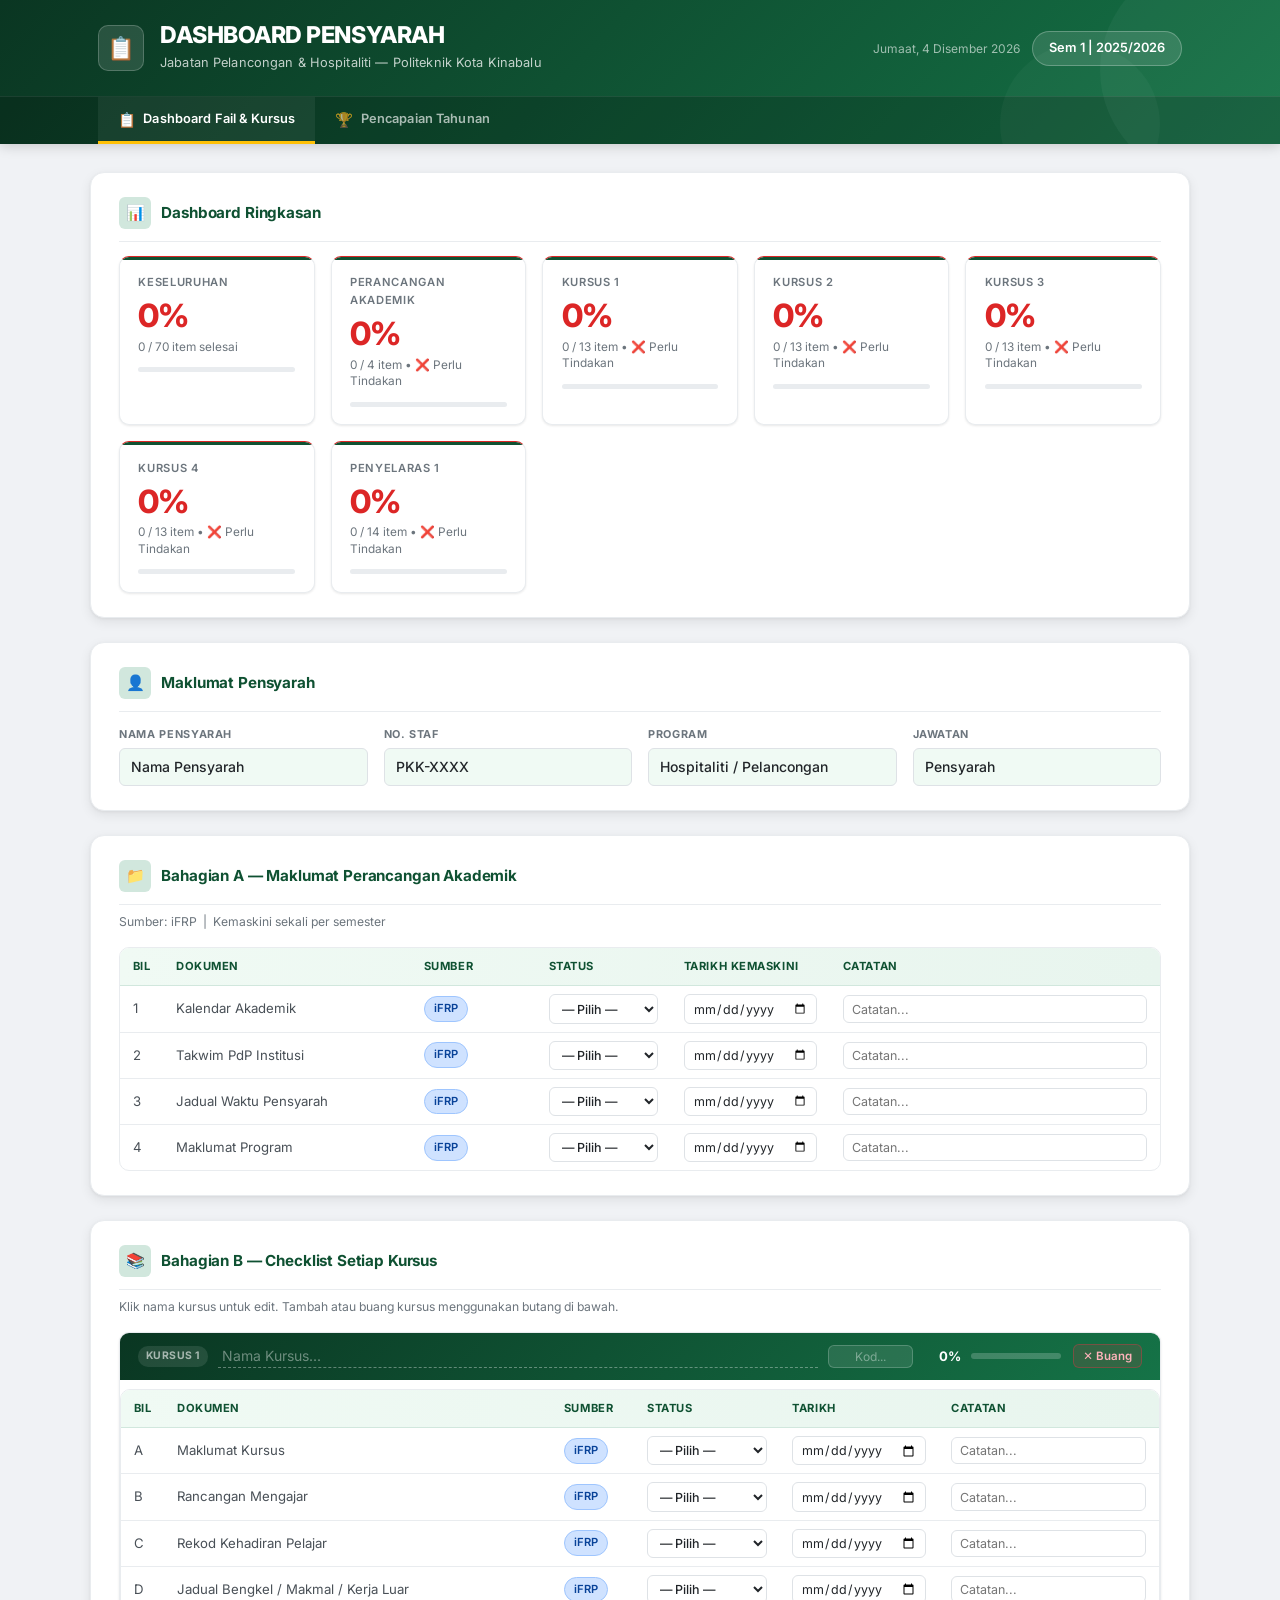
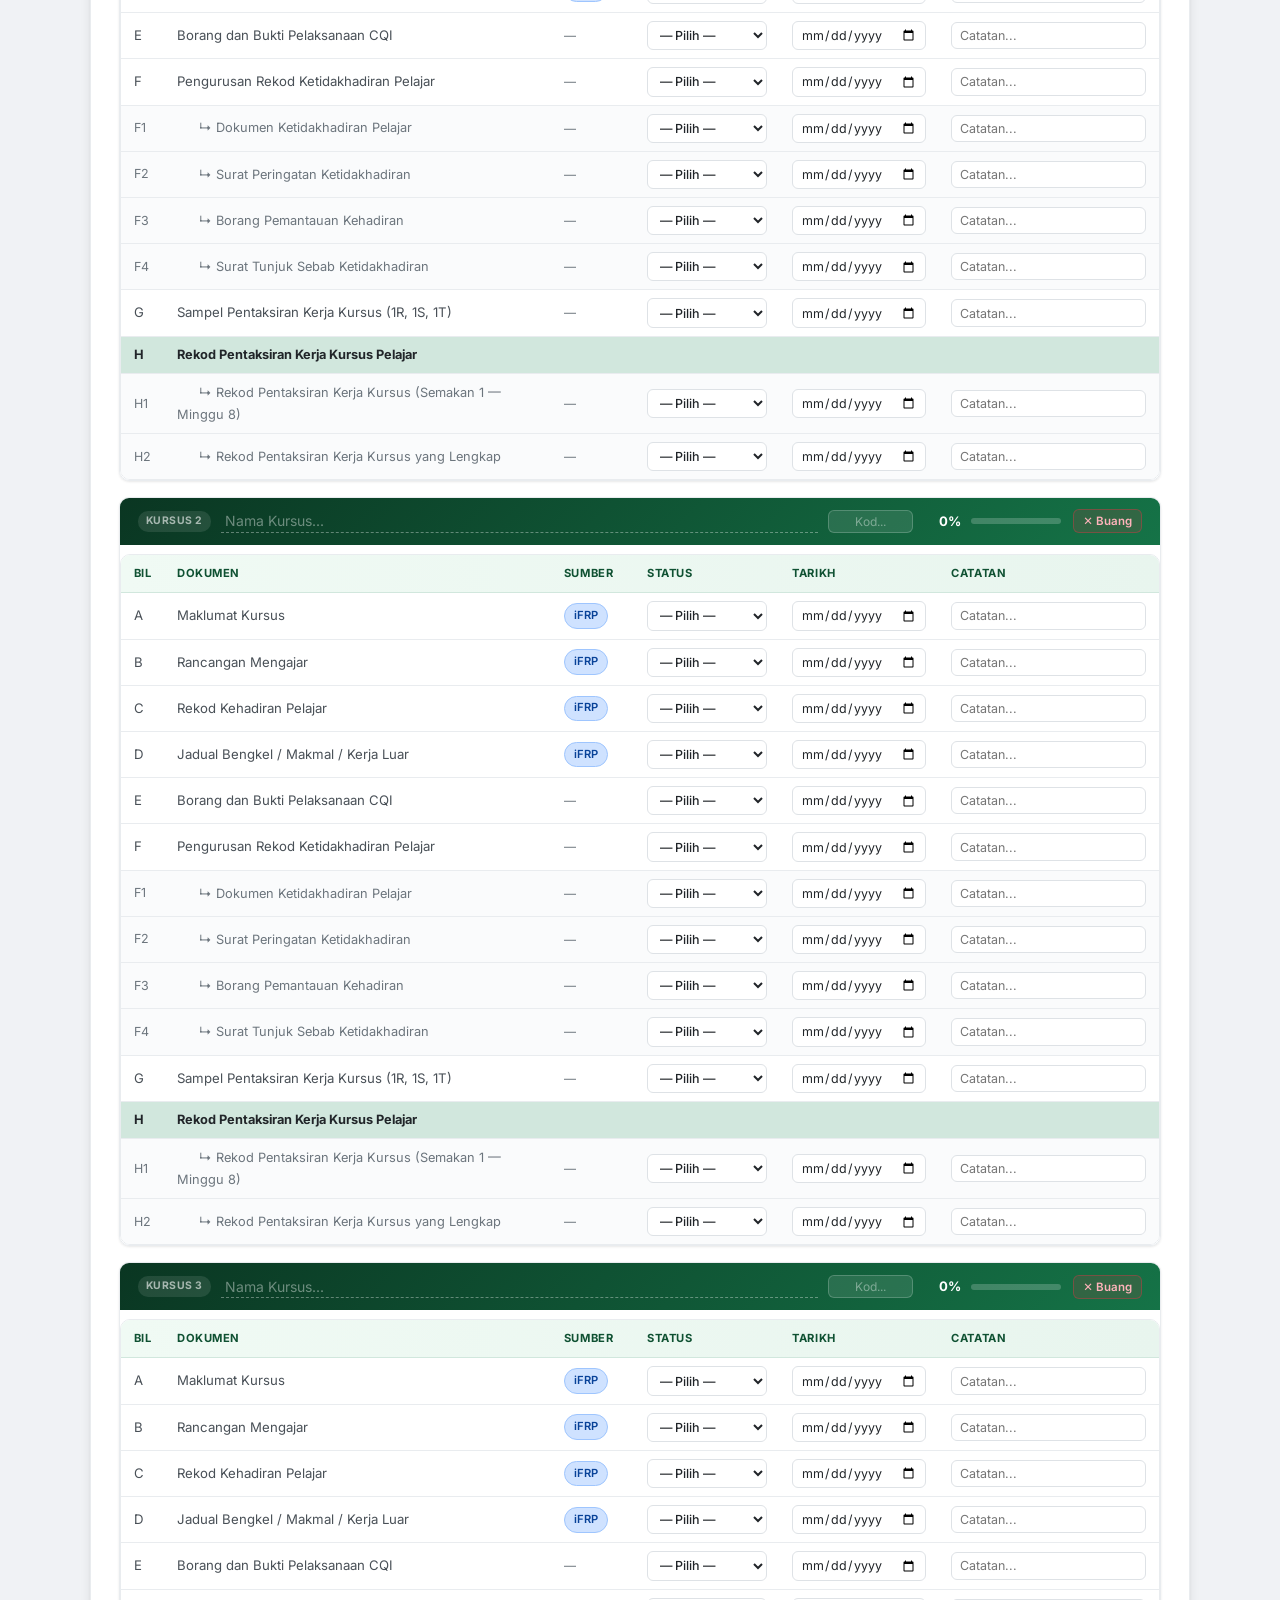
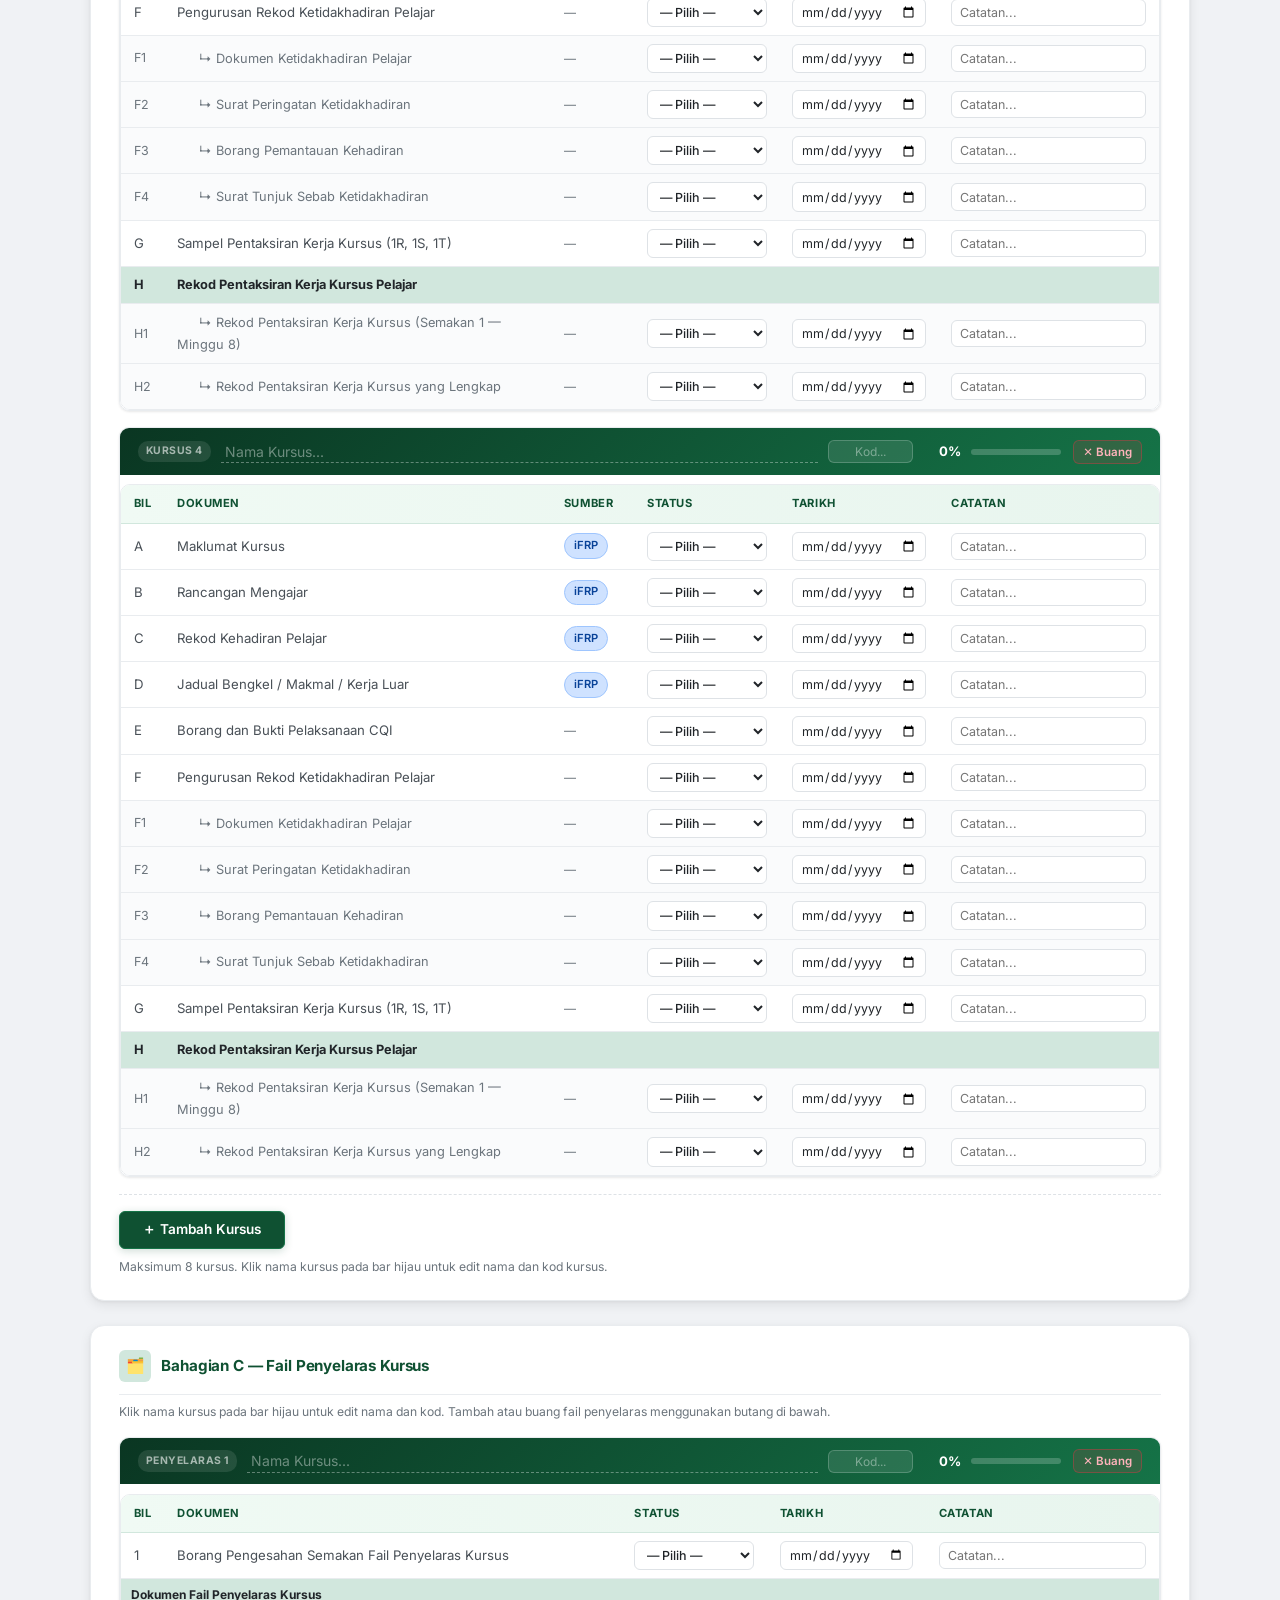
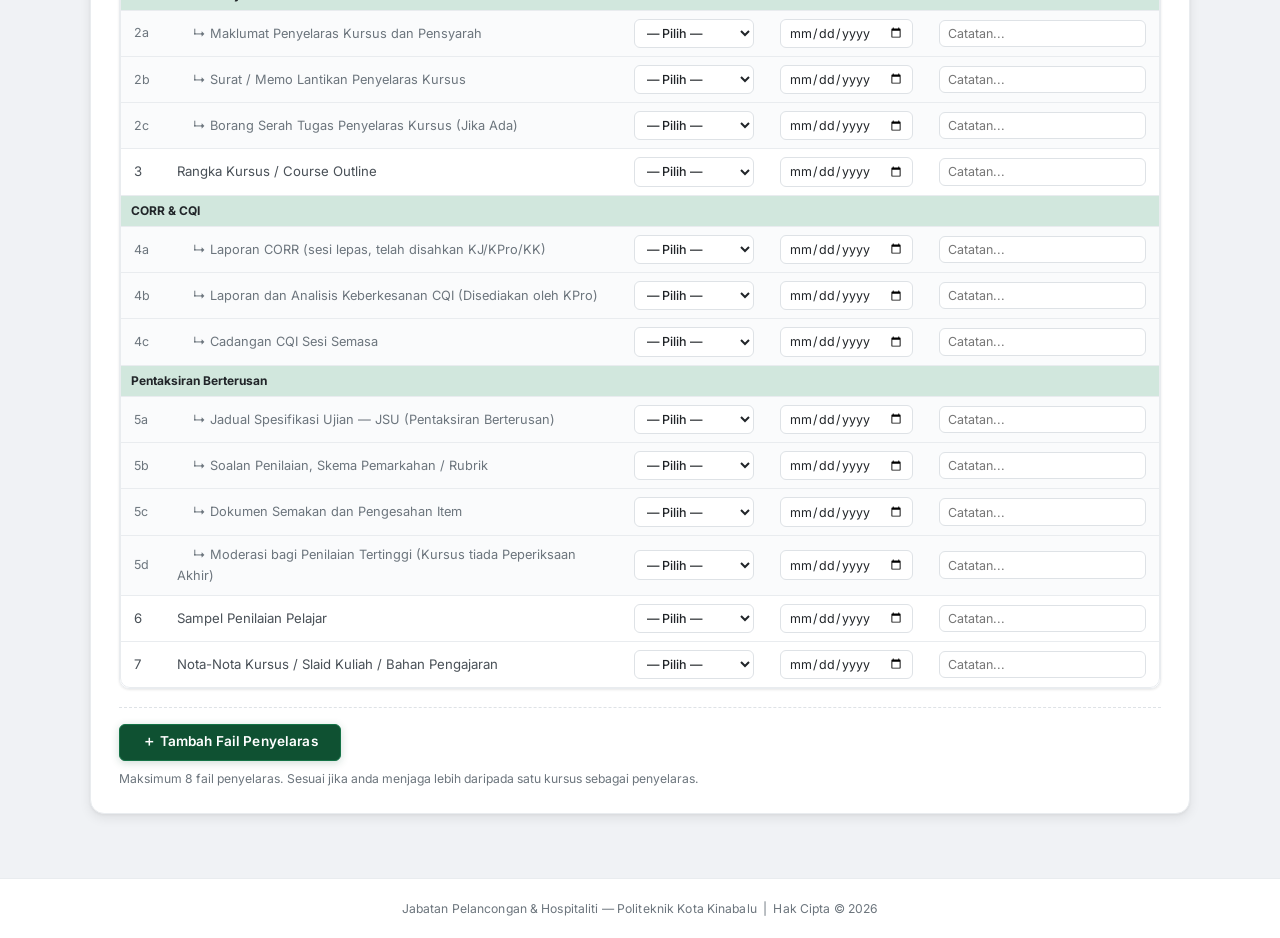
<file: index.html>
<!DOCTYPE html>
<html lang="ms">
<head>
  <meta charset="UTF-8" />
  <meta name="viewport" content="width=device-width, initial-scale=1.0" />
  <title>DASHBOARD PENSYARAH — JPH PKK</title>
  <link rel="stylesheet" href="style.css" />
</head>
<body>

  <header class="site-header">
    <div class="header-inner">
      <div class="header-left">
        <div class="header-icon">📋</div>
        <div>
          <h1>DASHBOARD PENSYARAH</h1>
          <p class="subtitle">Jabatan Pelancongan &amp; Hospitaliti — Politeknik Kota Kinabalu</p>
        </div>
      </div>
      <div class="header-right">
        <span class="header-date" id="headerDate"></span>
        <span id="semesterLabel" class="semester-badge" contenteditable="true" title="Klik untuk edit semester">Sem 1 | 2025/2026</span>
      </div>
    </div>
    <nav class="page-nav">
      <div class="page-nav-inner">
        <a href="index.html" class="page-nav-link active">
          <span class="nav-icon">📋</span> Dashboard Fail &amp; Kursus
        </a>
        <a href="pencapaian.html" class="page-nav-link">
          <span class="nav-icon">🏆</span> Pencapaian Tahunan
        </a>
      </div>
    </nav>
  </header>

  <main class="content-wrapper">

    <!-- DASHBOARD RINGKASAN -->
    <section class="section-block">
      <div class="section-header">
        <div class="section-icon">📊</div>
        <h2 class="section-title">Dashboard Ringkasan</h2>
      </div>
      <div class="cards-grid" id="summaryCards">
        <!-- Kad ringkasan dijana oleh JS -->
      </div>
    </section>

    <!-- MAKLUMAT PENSYARAH -->
    <section class="section-block">
      <div class="section-header">
        <div class="section-icon">👤</div>
        <h2 class="section-title">Maklumat Pensyarah</h2>
      </div>
      <div class="info-grid">
        <div class="info-field">
          <label>Nama Pensyarah</label>
          <div class="editable" contenteditable="true" id="namaPensyarah">Nama Pensyarah</div>
        </div>
        <div class="info-field">
          <label>No. Staf</label>
          <div class="editable" contenteditable="true" id="noStaf">PKK-XXXX</div>
        </div>
        <div class="info-field">
          <label>Program</label>
          <div class="editable" contenteditable="true" id="namaProgram">Hospitaliti / Pelancongan</div>
        </div>
        <div class="info-field">
          <label>Jawatan</label>
          <div class="editable" contenteditable="true" id="jawatan">Pensyarah</div>
        </div>
      </div>
    </section>

    <!-- BAHAGIAN A: PERANCANGAN AKADEMIK -->
    <section class="section-block">
      <div class="section-header">
        <div class="section-icon">📁</div>
        <h2 class="section-title">Bahagian A — Maklumat Perancangan Akademik</h2>
      </div>
      <p class="section-note">Sumber: iFRP &nbsp;|&nbsp; Kemaskini sekali per semester</p>
      <table class="checklist-table" id="tablePerancangan">
        <thead>
          <tr>
            <th style="width:3%">Bil</th>
            <th>Dokumen</th>
            <th style="width:12%">Sumber</th>
            <th style="width:13%">Status</th>
            <th style="width:15%">Tarikh Kemaskini</th>
            <th>Catatan</th>
          </tr>
        </thead>
        <tbody>
          <tr>
            <td>1</td>
            <td>Kalendar Akademik</td>
            <td><span class="badge badge-ifrp">iFRP</span></td>
            <td><select class="status-select" onchange="updateStatus(this);refreshSummary()"><option value="">— Pilih —</option><option value="selesai">✅ Selesai</option><option value="proses">⚠️ Dalam Proses</option><option value="belum">❌ Belum Ada</option><option value="na">N/A</option></select></td>
            <td><input type="date" class="date-input" /></td>
            <td><input type="text" class="note-input" placeholder="Catatan..." /></td>
          </tr>
          <tr>
            <td>2</td>
            <td>Takwim PdP Institusi</td>
            <td><span class="badge badge-ifrp">iFRP</span></td>
            <td><select class="status-select" onchange="updateStatus(this);refreshSummary()"><option value="">— Pilih —</option><option value="selesai">✅ Selesai</option><option value="proses">⚠️ Dalam Proses</option><option value="belum">❌ Belum Ada</option><option value="na">N/A</option></select></td>
            <td><input type="date" class="date-input" /></td>
            <td><input type="text" class="note-input" placeholder="Catatan..." /></td>
          </tr>
          <tr>
            <td>3</td>
            <td>Jadual Waktu Pensyarah</td>
            <td><span class="badge badge-ifrp">iFRP</span></td>
            <td><select class="status-select" onchange="updateStatus(this);refreshSummary()"><option value="">— Pilih —</option><option value="selesai">✅ Selesai</option><option value="proses">⚠️ Dalam Proses</option><option value="belum">❌ Belum Ada</option><option value="na">N/A</option></select></td>
            <td><input type="date" class="date-input" /></td>
            <td><input type="text" class="note-input" placeholder="Catatan..." /></td>
          </tr>
          <tr>
            <td>4</td>
            <td>Maklumat Program</td>
            <td><span class="badge badge-ifrp">iFRP</span></td>
            <td><select class="status-select" onchange="updateStatus(this);refreshSummary()"><option value="">— Pilih —</option><option value="selesai">✅ Selesai</option><option value="proses">⚠️ Dalam Proses</option><option value="belum">❌ Belum Ada</option><option value="na">N/A</option></select></td>
            <td><input type="date" class="date-input" /></td>
            <td><input type="text" class="note-input" placeholder="Catatan..." /></td>
          </tr>
        </tbody>
      </table>
    </section>

    <!-- BAHAGIAN B: CHECKLIST SETIAP KURSUS -->
    <section class="section-block">
      <div class="section-header">
        <div class="section-icon">📚</div>
        <h2 class="section-title">Bahagian B — Checklist Setiap Kursus</h2>
      </div>
      <p class="section-note">Klik nama kursus untuk edit. Tambah atau buang kursus menggunakan butang di bawah.</p>

      <div id="kursusContainer">
        <!-- Kursus dijana oleh JS -->
      </div>

      <div class="action-row">
        <button class="btn btn-add" onclick="addKursus()">＋ Tambah Kursus</button>
        <p style="margin-top:0.5rem;font-size:0.76rem;color:var(--color-muted);">Maksimum 8 kursus. Klik nama kursus pada bar hijau untuk edit nama dan kod kursus.</p>
      </div>
    </section>

    <!-- BAHAGIAN C: FAIL PENYELARAS KURSUS -->
    <section class="section-block">
      <div class="section-header">
        <div class="section-icon">🗂️</div>
        <h2 class="section-title">Bahagian C — Fail Penyelaras Kursus</h2>
      </div>
      <p class="section-note">Klik nama kursus pada bar hijau untuk edit nama dan kod. Tambah atau buang fail penyelaras menggunakan butang di bawah.</p>

      <div id="penyelarasContainer">
        <!-- dijana oleh JS -->
      </div>

      <div class="action-row">
        <button class="btn btn-add" onclick="addPenyelaras()">＋ Tambah Fail Penyelaras</button>
        <p style="margin-top:0.5rem;font-size:0.76rem;color:var(--color-muted);">Maksimum 8 fail penyelaras. Sesuai jika anda menjaga lebih daripada satu kursus sebagai penyelaras.</p>
      </div>
    </section>

  </main>

  <footer class="site-footer">
    <p>Jabatan Pelancongan &amp; Hospitaliti — Politeknik Kota Kinabalu &nbsp;|&nbsp; <span id="footerYear"></span></p>
  </footer>

  <script src="app.js"></script>
</body>
</html>
</file>
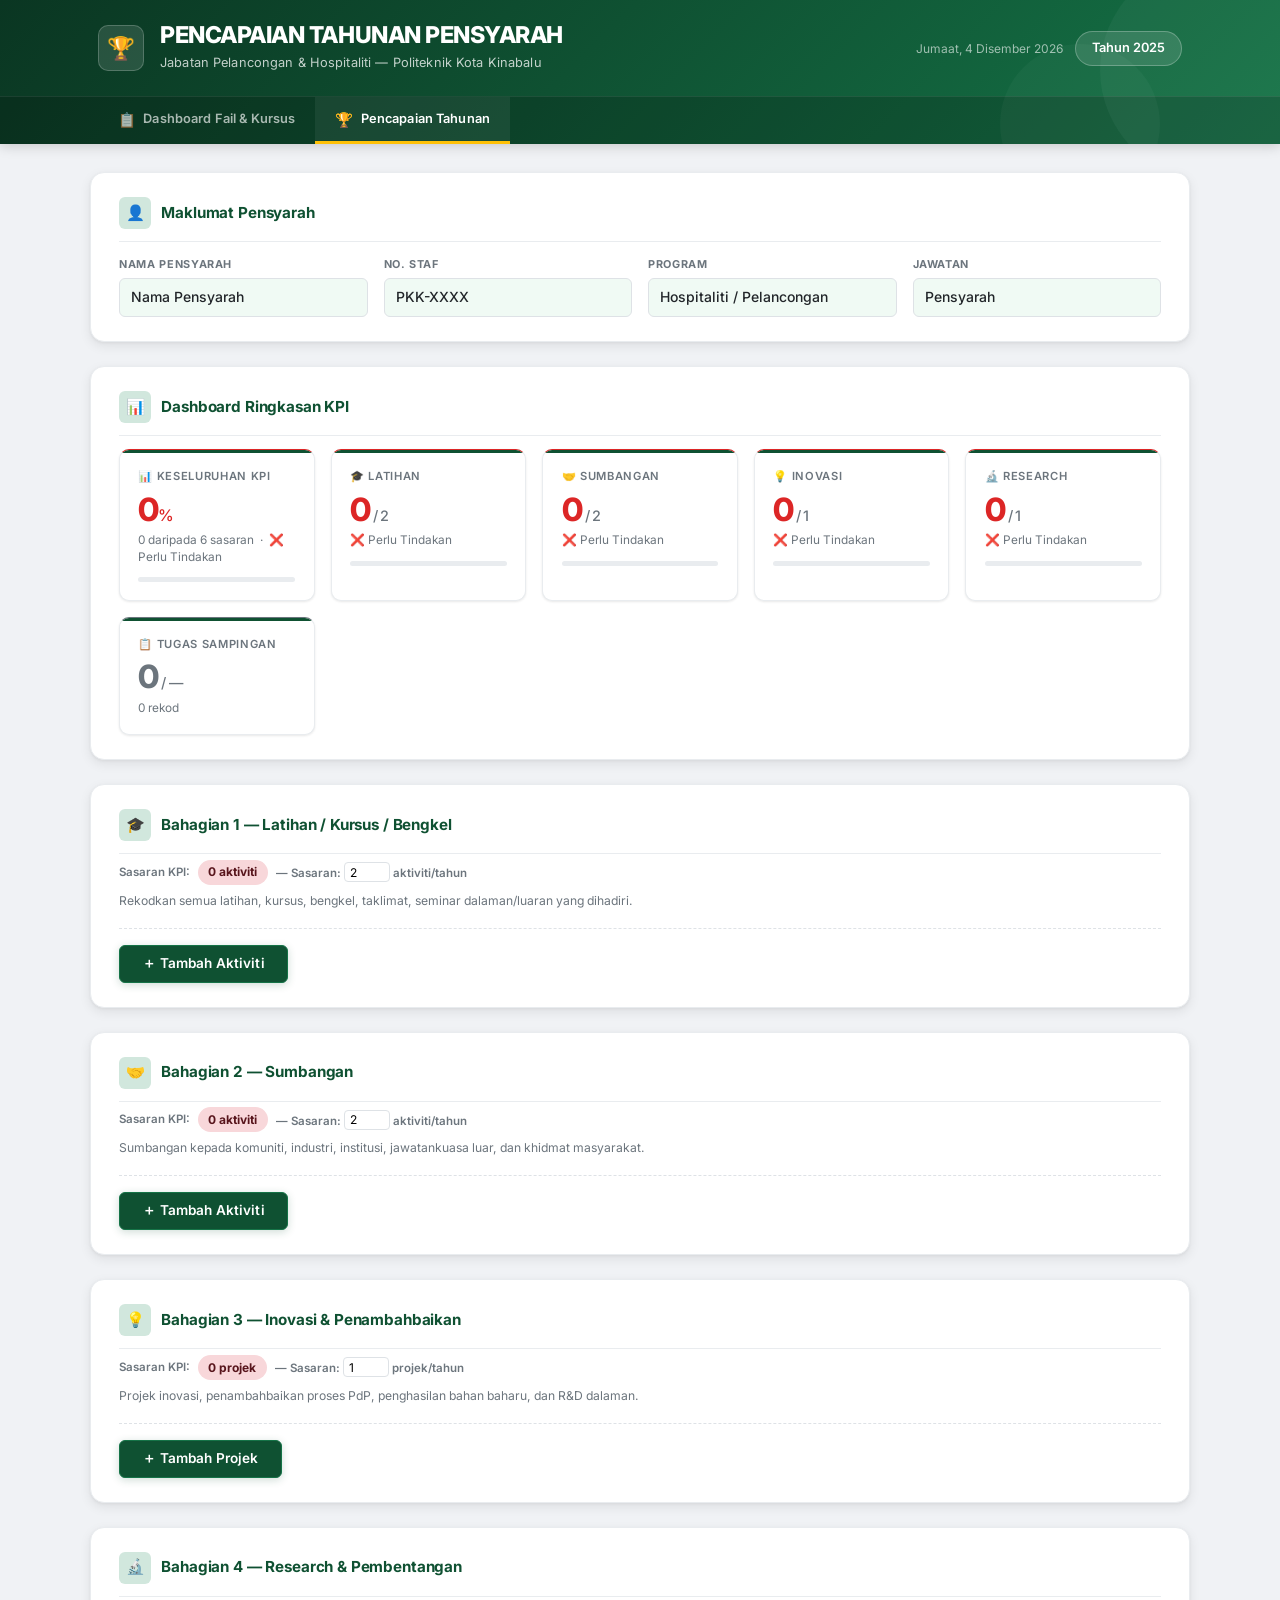
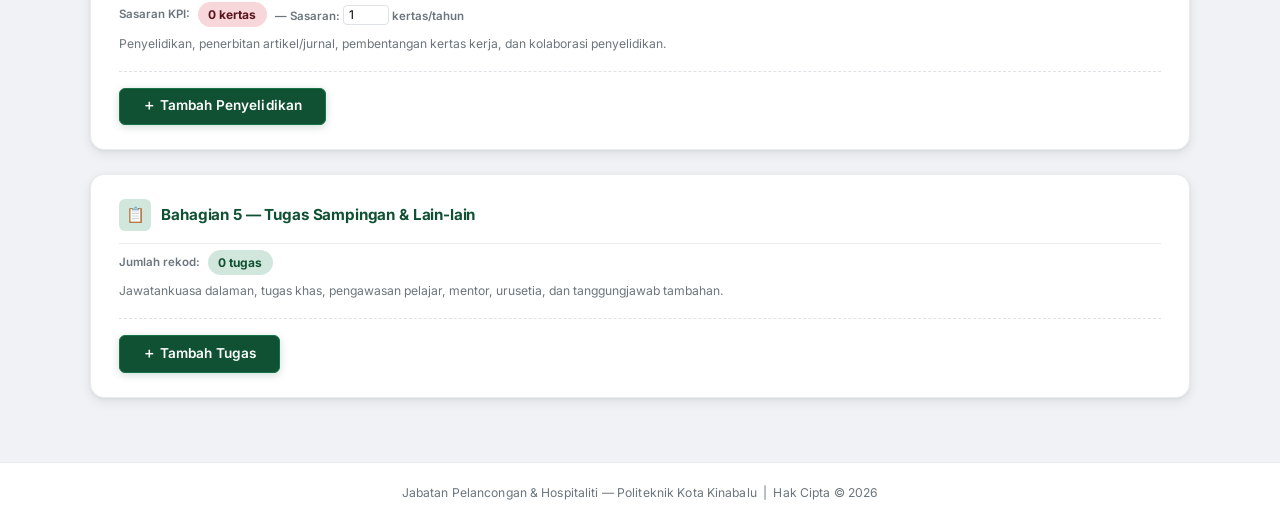
<file: pencapaian.html>
<!DOCTYPE html>
<html lang="ms">
<head>
  <meta charset="UTF-8" />
  <meta name="viewport" content="width=device-width, initial-scale=1.0" />
  <title>PENCAPAIAN TAHUNAN — JPH PKK</title>
  <link rel="stylesheet" href="style.css" />
</head>
<body>

  <header class="site-header">
    <div class="header-inner">
      <div class="header-left">
        <div class="header-icon">🏆</div>
        <div>
          <h1>PENCAPAIAN TAHUNAN PENSYARAH</h1>
          <p class="subtitle">Jabatan Pelancongan &amp; Hospitaliti — Politeknik Kota Kinabalu</p>
        </div>
      </div>
      <div class="header-right">
        <span class="header-date" id="headerDate"></span>
        <span id="tahunLabel" class="semester-badge" contenteditable="true" title="Klik untuk edit tahun">Tahun 2025</span>
      </div>
    </div>
    <nav class="page-nav">
      <div class="page-nav-inner">
        <a href="index.html" class="page-nav-link">
          <span class="nav-icon">📋</span> Dashboard Fail &amp; Kursus
        </a>
        <a href="pencapaian.html" class="page-nav-link active">
          <span class="nav-icon">🏆</span> Pencapaian Tahunan
        </a>
      </div>
    </nav>
  </header>

  <main class="content-wrapper">

    <!-- MAKLUMAT PENSYARAH -->
    <section class="section-block">
      <div class="section-header">
        <div class="section-icon">👤</div>
        <h2 class="section-title">Maklumat Pensyarah</h2>
      </div>
      <div class="info-grid">
        <div class="info-field">
          <label>Nama Pensyarah</label>
          <div class="editable" contenteditable="true" id="namaPensyarah">Nama Pensyarah</div>
        </div>
        <div class="info-field">
          <label>No. Staf</label>
          <div class="editable" contenteditable="true" id="noStaf">PKK-XXXX</div>
        </div>
        <div class="info-field">
          <label>Program</label>
          <div class="editable" contenteditable="true" id="namaProgram">Hospitaliti / Pelancongan</div>
        </div>
        <div class="info-field">
          <label>Jawatan</label>
          <div class="editable" contenteditable="true" id="jawatan">Pensyarah</div>
        </div>
      </div>
    </section>

    <!-- DASHBOARD RINGKASAN KPI -->
    <section class="section-block">
      <div class="section-header">
        <div class="section-icon">📊</div>
        <h2 class="section-title">Dashboard Ringkasan KPI</h2>
      </div>
      <div class="cards-grid" id="summaryCards">
        <!-- Dijana oleh JS -->
      </div>
    </section>

    <!-- BAHAGIAN 1: LATIHAN / KURSUS / BENGKEL -->
    <section class="section-block">
      <div class="section-header">
        <div class="section-icon">🎓</div>
        <h2 class="section-title">Bahagian 1 — Latihan / Kursus / Bengkel</h2>
      </div>
      <div class="kpi-target-row">
        <span class="kpi-target-label">Sasaran KPI:</span>
        <span class="kpi-count-box" id="kpi1Box">0 aktiviti</span>
        <span class="kpi-target-label">— Sasaran: <input type="number" id="target1" value="2" min="0" style="width:46px;padding:0.1rem 0.3rem;border:1.5px solid var(--color-border);border-radius:4px;font-size:0.75rem;font-family:inherit;" onchange="refreshSummary()"> aktiviti/tahun</span>
      </div>
      <p class="section-note">Rekodkan semua latihan, kursus, bengkel, taklimat, seminar dalaman/luaran yang dihadiri.</p>
      <div id="container1"></div>
      <div class="action-row">
        <button class="btn btn-add" onclick="addActivity(1)">＋ Tambah Aktiviti</button>
      </div>
    </section>

    <!-- BAHAGIAN 2: SUMBANGAN -->
    <section class="section-block">
      <div class="section-header">
        <div class="section-icon">🤝</div>
        <h2 class="section-title">Bahagian 2 — Sumbangan</h2>
      </div>
      <div class="kpi-target-row">
        <span class="kpi-target-label">Sasaran KPI:</span>
        <span class="kpi-count-box" id="kpi2Box">0 aktiviti</span>
        <span class="kpi-target-label">— Sasaran: <input type="number" id="target2" value="2" min="0" style="width:46px;padding:0.1rem 0.3rem;border:1.5px solid var(--color-border);border-radius:4px;font-size:0.75rem;font-family:inherit;" onchange="refreshSummary()"> aktiviti/tahun</span>
      </div>
      <p class="section-note">Sumbangan kepada komuniti, industri, institusi, jawatankuasa luar, dan khidmat masyarakat.</p>
      <div id="container2"></div>
      <div class="action-row">
        <button class="btn btn-add" onclick="addActivity(2)">＋ Tambah Aktiviti</button>
      </div>
    </section>

    <!-- BAHAGIAN 3: INOVASI -->
    <section class="section-block">
      <div class="section-header">
        <div class="section-icon">💡</div>
        <h2 class="section-title">Bahagian 3 — Inovasi &amp; Penambahbaikan</h2>
      </div>
      <div class="kpi-target-row">
        <span class="kpi-target-label">Sasaran KPI:</span>
        <span class="kpi-count-box" id="kpi3Box">0 projek</span>
        <span class="kpi-target-label">— Sasaran: <input type="number" id="target3" value="1" min="0" style="width:46px;padding:0.1rem 0.3rem;border:1.5px solid var(--color-border);border-radius:4px;font-size:0.75rem;font-family:inherit;" onchange="refreshSummary()"> projek/tahun</span>
      </div>
      <p class="section-note">Projek inovasi, penambahbaikan proses PdP, penghasilan bahan baharu, dan R&amp;D dalaman.</p>
      <div id="container3"></div>
      <div class="action-row">
        <button class="btn btn-add" onclick="addActivity(3)">＋ Tambah Projek</button>
      </div>
    </section>

    <!-- BAHAGIAN 4: RESEARCH & PEMBENTANGAN -->
    <section class="section-block">
      <div class="section-header">
        <div class="section-icon">🔬</div>
        <h2 class="section-title">Bahagian 4 — Research &amp; Pembentangan</h2>
      </div>
      <div class="kpi-target-row">
        <span class="kpi-target-label">Sasaran KPI:</span>
        <span class="kpi-count-box" id="kpi4Box">0 kertas</span>
        <span class="kpi-target-label">— Sasaran: <input type="number" id="target4" value="1" min="0" style="width:46px;padding:0.1rem 0.3rem;border:1.5px solid var(--color-border);border-radius:4px;font-size:0.75rem;font-family:inherit;" onchange="refreshSummary()"> kertas/tahun</span>
      </div>
      <p class="section-note">Penyelidikan, penerbitan artikel/jurnal, pembentangan kertas kerja, dan kolaborasi penyelidikan.</p>
      <div id="container4"></div>
      <div class="action-row">
        <button class="btn btn-add" onclick="addActivity(4)">＋ Tambah Penyelidikan</button>
      </div>
    </section>

    <!-- BAHAGIAN 5: TUGAS SAMPINGAN -->
    <section class="section-block">
      <div class="section-header">
        <div class="section-icon">📋</div>
        <h2 class="section-title">Bahagian 5 — Tugas Sampingan &amp; Lain-lain</h2>
      </div>
      <div class="kpi-target-row">
        <span class="kpi-target-label">Jumlah rekod:</span>
        <span class="kpi-count-box" id="kpi5Box">0 tugas</span>
      </div>
      <p class="section-note">Jawatankuasa dalaman, tugas khas, pengawasan pelajar, mentor, urusetia, dan tanggungjawab tambahan.</p>
      <div id="container5"></div>
      <div class="action-row">
        <button class="btn btn-add" onclick="addActivity(5)">＋ Tambah Tugas</button>
      </div>
    </section>

  </main>

  <footer class="site-footer">
    <p>Jabatan Pelancongan &amp; Hospitaliti — Politeknik Kota Kinabalu &nbsp;|&nbsp; <span id="footerYear"></span></p>
  </footer>

  <script src="pencapaian.js"></script>
</body>
</html>
</file>
<file: style.css>
/* =============================================
   Import Font
   ============================================= */
@import url('https://fonts.googleapis.com/css2?family=Inter:wght@400;500;600;700;800&display=swap');

/* =============================================
   CSS Reset & Variables
   ============================================= */
*, *::before, *::after {
  box-sizing: border-box;
  margin: 0;
  padding: 0;
}

:root {
  --color-primary:       #0f5132;
  --color-primary-mid:   #157347;
  --color-primary-light: #d1e7dd;
  --color-primary-pale:  #f0faf4;
  --color-accent:        #198754;
  --color-gold:          #ffc107;
  --color-bg:            #f0f2f5;
  --color-surface:       #ffffff;
  --color-border:        #dee2e6;
  --color-border-light:  #e9ecef;
  --color-text:          #212529;
  --color-text-secondary:#495057;
  --color-muted:         #6c757d;
  --color-selesai:       #198754;
  --color-proses:        #fd7e14;
  --color-belum:         #dc3545;
  --radius-sm:           6px;
  --radius:              10px;
  --radius-lg:           14px;
  --shadow-sm:           0 1px 3px rgba(0,0,0,0.06), 0 1px 2px rgba(0,0,0,0.04);
  --shadow:              0 4px 12px rgba(0,0,0,0.08), 0 1px 3px rgba(0,0,0,0.05);
  --shadow-lg:           0 8px 24px rgba(0,0,0,0.10), 0 2px 6px rgba(0,0,0,0.06);
}

body {
  font-family: 'Inter', -apple-system, "Segoe UI", system-ui, sans-serif;
  font-size: 13.5px;
  line-height: 1.6;
  background: var(--color-bg);
  color: var(--color-text);
  -webkit-font-smoothing: antialiased;
}

/* =============================================
   Header
   ============================================= */
.site-header {
  background: linear-gradient(135deg, #0a3622 0%, #0f5132 45%, #157347 100%);
  color: #fff;
  padding: 0;
  box-shadow: 0 2px 12px rgba(0,0,0,0.18);
  position: relative;
  overflow: hidden;
}

.site-header::before {
  content: '';
  position: absolute;
  top: -40px;
  right: -40px;
  width: 220px;
  height: 220px;
  background: rgba(255,255,255,0.04);
  border-radius: 50%;
  pointer-events: none;
}

.site-header::after {
  content: '';
  position: absolute;
  bottom: -60px;
  right: 120px;
  width: 160px;
  height: 160px;
  background: rgba(255,255,255,0.03);
  border-radius: 50%;
  pointer-events: none;
}

.header-inner {
  max-width: 1140px;
  margin: 0 auto;
  padding: 1.4rem 1.75rem;
  display: flex;
  align-items: center;
  justify-content: space-between;
  flex-wrap: wrap;
  gap: 1rem;
  position: relative;
  z-index: 1;
}

.header-left {
  display: flex;
  align-items: center;
  gap: 1rem;
}

.header-icon {
  width: 46px;
  height: 46px;
  background: rgba(255,255,255,0.12);
  border: 1.5px solid rgba(255,255,255,0.2);
  border-radius: var(--radius);
  display: flex;
  align-items: center;
  justify-content: center;
  font-size: 1.4rem;
  flex-shrink: 0;
}

.site-header h1 {
  font-size: 1.45rem;
  font-weight: 800;
  letter-spacing: -0.02em;
  line-height: 1.2;
}

.site-header .subtitle {
  font-size: 0.8rem;
  opacity: 0.75;
  margin-top: 0.2rem;
  font-weight: 400;
  letter-spacing: 0.01em;
}

.header-right {
  display: flex;
  align-items: center;
  gap: 0.75rem;
  flex-wrap: wrap;
}

.semester-badge {
  background: rgba(255,255,255,0.12);
  border: 1.5px solid rgba(255,255,255,0.25);
  color: #fff;
  padding: 0.4rem 1rem;
  border-radius: 20px;
  font-size: 0.8rem;
  font-weight: 600;
  cursor: text;
  outline: none;
  white-space: nowrap;
  transition: background 0.15s;
}

.semester-badge:focus {
  background: rgba(255,255,255,0.2);
  border-color: rgba(255,255,255,0.5);
}

.header-date {
  font-size: 0.75rem;
  color: rgba(255,255,255,0.6);
  white-space: nowrap;
}

/* =============================================
   Layout
   ============================================= */
.content-wrapper {
  max-width: 1140px;
  margin: 0 auto;
  padding: 1.75rem 1.25rem 3.5rem;
  display: flex;
  flex-direction: column;
  gap: 1.5rem;
}

.section-block {
  background: var(--color-surface);
  border: 1px solid var(--color-border-light);
  border-radius: var(--radius-lg);
  padding: 1.5rem 1.75rem;
  box-shadow: var(--shadow);
}

.section-header {
  display: flex;
  align-items: center;
  gap: 0.65rem;
  margin-bottom: 0.35rem;
  padding-bottom: 0.75rem;
  border-bottom: 1.5px solid var(--color-border-light);
}

.section-icon {
  width: 32px;
  height: 32px;
  background: var(--color-primary-light);
  border-radius: var(--radius-sm);
  display: flex;
  align-items: center;
  justify-content: center;
  font-size: 0.95rem;
  flex-shrink: 0;
}

.section-title {
  font-size: 0.95rem;
  font-weight: 700;
  color: var(--color-primary);
  letter-spacing: -0.01em;
}

.section-note {
  font-size: 0.76rem;
  color: var(--color-muted);
  margin-bottom: 1rem;
  margin-top: 0.4rem;
}

/* =============================================
   Summary Cards
   ============================================= */
.cards-grid {
  display: grid;
  grid-template-columns: repeat(auto-fill, minmax(185px, 1fr));
  gap: 1rem;
  margin-top: 0.85rem;
}

.card {
  background: var(--color-surface);
  border: 1px solid var(--color-border-light);
  border-radius: var(--radius);
  padding: 1.1rem 1.15rem;
  box-shadow: var(--shadow-sm);
  position: relative;
  overflow: hidden;
  transition: box-shadow 0.2s, transform 0.2s;
}

.card:hover {
  box-shadow: var(--shadow);
  transform: translateY(-2px);
}

.card::before {
  content: '';
  position: absolute;
  top: 0;
  left: 0;
  right: 0;
  height: 3px;
  background: var(--color-primary);
  border-radius: var(--radius) var(--radius) 0 0;
}

.card-title {
  font-size: 0.7rem;
  font-weight: 600;
  color: var(--color-muted);
  text-transform: uppercase;
  letter-spacing: 0.06em;
  margin-bottom: 0.5rem;
}

.card-metric {
  font-size: 2rem;
  font-weight: 800;
  color: var(--color-primary);
  line-height: 1;
  letter-spacing: -0.03em;
}

.card-sub {
  font-size: 0.74rem;
  color: var(--color-muted);
  margin-top: 0.4rem;
  line-height: 1.4;
}

.card-bar {
  margin-top: 0.75rem;
  height: 5px;
  background: var(--color-border-light);
  border-radius: 4px;
  overflow: hidden;
}

.card-bar-fill {
  height: 100%;
  background: var(--color-accent);
  border-radius: 4px;
  transition: width 0.5s cubic-bezier(0.4,0,0.2,1);
}

/* =============================================
   Info Grid (Maklumat Pensyarah)
   ============================================= */
.info-grid {
  display: grid;
  grid-template-columns: repeat(auto-fit, minmax(200px, 1fr));
  gap: 1rem;
  margin-top: 0.85rem;
}

.info-field label {
  display: block;
  font-size: 0.68rem;
  font-weight: 700;
  color: var(--color-muted);
  text-transform: uppercase;
  letter-spacing: 0.06em;
  margin-bottom: 0.3rem;
}

.editable {
  border: 1.5px solid var(--color-border);
  border-radius: var(--radius-sm);
  padding: 0.45rem 0.7rem;
  font-size: 0.875rem;
  font-family: inherit;
  font-weight: 500;
  color: var(--color-text);
  background: var(--color-primary-pale);
  outline: none;
  min-height: 34px;
  cursor: text;
  transition: border-color 0.15s, background 0.15s;
}

.editable:focus {
  border-color: var(--color-accent);
  background: #fff;
  box-shadow: 0 0 0 3px rgba(25,135,84,0.1);
}

/* =============================================
   Checklist Table
   ============================================= */
.checklist-table {
  width: 100%;
  border-collapse: separate;
  border-spacing: 0;
  margin-top: 0.6rem;
  font-size: 0.825rem;
  border: 1px solid var(--color-border-light);
  border-radius: var(--radius);
  overflow: hidden;
}

.checklist-table thead tr {
  background: linear-gradient(to right, var(--color-primary-pale), #e8f5ee);
}

.checklist-table th {
  text-align: left;
  padding: 0.6rem 0.8rem;
  font-size: 0.7rem;
  font-weight: 700;
  color: var(--color-primary);
  text-transform: uppercase;
  letter-spacing: 0.05em;
  border-bottom: 1.5px solid var(--color-primary-light);
}

.checklist-table td {
  padding: 0.5rem 0.8rem;
  border-bottom: 1px solid var(--color-border-light);
  vertical-align: middle;
  color: var(--color-text-secondary);
}

.checklist-table tbody tr:last-child td {
  border-bottom: none;
}

.checklist-table tbody tr:hover td {
  background: var(--color-primary-pale);
}

.checklist-table .sub-item td {
  background: #fafbfc;
}

.checklist-table .sub-item td:first-child {
  color: var(--color-muted);
  font-size: 0.78rem;
}

.checklist-table .sub-item:hover td {
  background: var(--color-primary-pale);
}

/* =============================================
   Status Select
   ============================================= */
.status-select {
  width: 100%;
  padding: 0.32rem 0.5rem;
  border: 1.5px solid var(--color-border);
  border-radius: var(--radius-sm);
  font-size: 0.78rem;
  font-family: inherit;
  font-weight: 500;
  background: #fff;
  color: var(--color-text);
  cursor: pointer;
  transition: border-color 0.15s;
  appearance: auto;
}

.status-select:focus {
  outline: none;
  border-color: var(--color-accent);
}

.status-select.s-selesai {
  background: #d1e7dd;
  color: #0a3622;
  border-color: #a3cfbb;
  font-weight: 600;
}

.status-select.s-proses {
  background: #fff3cd;
  color: #664d03;
  border-color: #ffda6a;
  font-weight: 600;
}

.status-select.s-belum {
  background: #f8d7da;
  color: #58151c;
  border-color: #f1aeb5;
  font-weight: 600;
}

.status-select.s-na {
  background: #e9ecef;
  color: #495057;
  border-color: #ced4da;
}

/* =============================================
   Date & Note Inputs
   ============================================= */
.date-input,
.note-input {
  width: 100%;
  padding: 0.32rem 0.5rem;
  border: 1.5px solid var(--color-border);
  border-radius: var(--radius-sm);
  font-size: 0.78rem;
  font-family: inherit;
  color: var(--color-text);
  background: #fff;
  transition: border-color 0.15s;
}

.date-input:focus,
.note-input:focus {
  outline: none;
  border-color: var(--color-accent);
  box-shadow: 0 0 0 3px rgba(25,135,84,0.08);
}

/* =============================================
   Kursus Block
   ============================================= */
.kursus-block {
  border: 1px solid var(--color-border-light);
  border-radius: var(--radius);
  margin-bottom: 1rem;
  overflow: hidden;
  box-shadow: var(--shadow-sm);
  transition: box-shadow 0.2s;
}

.kursus-block:hover {
  box-shadow: var(--shadow);
}

.kursus-block:last-child {
  margin-bottom: 0;
}

.kursus-header {
  display: flex;
  align-items: center;
  justify-content: space-between;
  background: linear-gradient(135deg, #0a3622 0%, #157347 100%);
  padding: 0.7rem 1.1rem;
  gap: 0.75rem;
}

.kursus-title-wrap {
  display: flex;
  align-items: center;
  gap: 0.65rem;
  flex: 1;
  min-width: 0;
}

.kursus-num {
  font-size: 0.65rem;
  font-weight: 700;
  color: rgba(255,255,255,0.6);
  white-space: nowrap;
  text-transform: uppercase;
  letter-spacing: 0.05em;
  background: rgba(255,255,255,0.1);
  padding: 0.15rem 0.5rem;
  border-radius: 10px;
  flex-shrink: 0;
}

.kursus-name {
  font-size: 0.875rem;
  font-weight: 600;
  font-family: inherit;
  color: #fff;
  outline: none;
  background: transparent;
  border: none;
  border-bottom: 1.5px dashed rgba(255,255,255,0.35);
  padding: 0.15rem 0.25rem;
  cursor: text;
  flex: 1;
  min-width: 120px;
  transition: background 0.15s, border-color 0.15s;
}

.kursus-name:focus {
  border-bottom-color: rgba(255,255,255,0.85);
  background: rgba(255,255,255,0.08);
  border-radius: 3px 3px 0 0;
}

.kursus-name::placeholder {
  color: rgba(255,255,255,0.4);
  font-weight: 400;
}

.kursus-kod {
  font-size: 0.75rem;
  font-family: inherit;
  color: rgba(255,255,255,0.85);
  background: rgba(255,255,255,0.1);
  border: 1px solid rgba(255,255,255,0.2);
  border-radius: var(--radius-sm);
  outline: none;
  width: 85px;
  padding: 0.18rem 0.45rem;
  text-align: center;
  transition: background 0.15s;
}

.kursus-kod:focus {
  background: rgba(255,255,255,0.18);
  border-color: rgba(255,255,255,0.5);
}

.kursus-kod::placeholder {
  color: rgba(255,255,255,0.4);
}

.kursus-progress-wrap {
  display: flex;
  align-items: center;
  gap: 0.6rem;
  flex-shrink: 0;
}

.kursus-pct {
  font-size: 0.82rem;
  font-weight: 700;
  color: #fff;
  white-space: nowrap;
  min-width: 36px;
  text-align: right;
}

.kursus-bar {
  width: 90px;
  height: 6px;
  background: rgba(255,255,255,0.2);
  border-radius: 4px;
  overflow: hidden;
}

.kursus-bar-fill {
  height: 100%;
  background: #fff;
  border-radius: 4px;
  transition: width 0.4s cubic-bezier(0.4,0,0.2,1);
}

.btn-remove-kursus {
  background: rgba(220,53,69,0.15);
  border: 1px solid rgba(220,53,69,0.4);
  color: #ffb3bb;
  border-radius: var(--radius-sm);
  padding: 0.25rem 0.6rem;
  font-size: 0.72rem;
  font-family: inherit;
  font-weight: 600;
  cursor: pointer;
  white-space: nowrap;
  transition: background 0.15s, color 0.15s;
  flex-shrink: 0;
}

.btn-remove-kursus:hover {
  background: rgba(220,53,69,0.35);
  color: #fff;
}

/* =============================================
   Badges
   ============================================= */
.badge {
  display: inline-flex;
  align-items: center;
  padding: 0.18rem 0.55rem;
  border-radius: 20px;
  font-size: 0.7rem;
  font-weight: 600;
  letter-spacing: 0.02em;
}

.badge-ifrp {
  background: #cfe2ff;
  color: #084298;
  border: 1px solid #9ec5fe;
}

/* =============================================
   Action Row
   ============================================= */
.action-row {
  margin-top: 1.1rem;
  padding-top: 1rem;
  border-top: 1px dashed var(--color-border);
}

.btn {
  padding: 0.5rem 1rem;
  border: none;
  border-radius: var(--radius-sm);
  font-size: 0.82rem;
  font-family: inherit;
  font-weight: 600;
  cursor: pointer;
}

.btn-add {
  display: inline-flex;
  align-items: center;
  gap: 0.4rem;
  background: var(--color-primary);
  color: #fff;
  padding: 0.55rem 1.4rem;
  font-size: 0.85rem;
  border: 1.5px solid var(--color-primary-mid);
  border-radius: var(--radius-sm);
  box-shadow: 0 2px 8px rgba(15,81,50,0.2);
  letter-spacing: 0.01em;
  transition: background 0.15s, box-shadow 0.15s, transform 0.15s;
}

.btn-add:hover {
  background: #0a3622;
  box-shadow: 0 4px 14px rgba(15,81,50,0.3);
  transform: translateY(-1px);
}

.btn-add:active {
  transform: translateY(0);
}

/* =============================================
   Footer
   ============================================= */
.site-footer {
  text-align: center;
  padding: 1.25rem 1rem;
  font-size: 0.76rem;
  color: var(--color-muted);
  border-top: 1px solid var(--color-border-light);
  background: var(--color-surface);
  margin-top: 0.5rem;
  letter-spacing: 0.01em;
}

/* =============================================
   Scrollbar (Webkit)
   ============================================= */
::-webkit-scrollbar {
  width: 6px;
  height: 6px;
}
::-webkit-scrollbar-track {
  background: var(--color-bg);
}
::-webkit-scrollbar-thumb {
  background: var(--color-primary-light);
  border-radius: 4px;
}
::-webkit-scrollbar-thumb:hover {
  background: var(--color-primary-mid);
}

/* =============================================
   Responsive
   ============================================= */
@media (max-width: 768px) {
  .header-inner { padding: 1.1rem 1.1rem; }
  .header-left { gap: 0.65rem; }
  .site-header h1 { font-size: 1.15rem; }
  .content-wrapper { padding: 1.25rem 0.9rem 2.5rem; }
  .section-block { padding: 1.1rem 1.1rem; }
}

@media (max-width: 620px) {
  .header-right { display: none; }
  .kursus-bar, .kursus-progress-wrap { display: none; }
  .checklist-table th:nth-child(5),
  .checklist-table td:nth-child(5) { display: none; }
}

/* =============================================
   Page Navigation (Tab Bar)
   ============================================= */
.page-nav {
  background: rgba(0,0,0,0.18);
  border-top: 1px solid rgba(255,255,255,0.08);
}

.page-nav-inner {
  max-width: 1140px;
  margin: 0 auto;
  padding: 0 1.75rem;
  display: flex;
  gap: 0;
}

.page-nav-link {
  display: inline-flex;
  align-items: center;
  gap: 0.45rem;
  padding: 0.65rem 1.25rem;
  font-size: 0.8rem;
  font-weight: 600;
  font-family: inherit;
  color: rgba(255,255,255,0.65);
  text-decoration: none;
  border-bottom: 3px solid transparent;
  transition: color 0.15s, border-color 0.15s, background 0.15s;
  letter-spacing: 0.01em;
  white-space: nowrap;
}

.page-nav-link:hover {
  color: #fff;
  background: rgba(255,255,255,0.07);
}

.page-nav-link.active {
  color: #fff;
  border-bottom-color: var(--color-gold);
  background: rgba(255,255,255,0.06);
}

.page-nav-link .nav-icon {
  font-size: 0.9rem;
}

/* =============================================
   Pencapaian: Activity Block
   ============================================= */
.activity-block {
  border: 1px solid var(--color-border-light);
  border-radius: var(--radius);
  margin-bottom: 1rem;
  overflow: hidden;
  box-shadow: var(--shadow-sm);
  transition: box-shadow 0.2s;
}

.activity-block:last-child {
  margin-bottom: 0;
}

.activity-block:hover {
  box-shadow: var(--shadow);
}

.activity-header {
  display: flex;
  align-items: center;
  justify-content: space-between;
  padding: 0.65rem 1.1rem;
  gap: 0.75rem;
  background: linear-gradient(135deg, #0a3622 0%, #157347 100%);
}

.activity-title-wrap {
  display: flex;
  align-items: center;
  gap: 0.65rem;
  flex: 1;
  min-width: 0;
}

.activity-num {
  font-size: 0.65rem;
  font-weight: 700;
  color: rgba(255,255,255,0.6);
  white-space: nowrap;
  text-transform: uppercase;
  letter-spacing: 0.05em;
  background: rgba(255,255,255,0.1);
  padding: 0.15rem 0.5rem;
  border-radius: 10px;
  flex-shrink: 0;
}

.activity-name {
  font-size: 0.875rem;
  font-weight: 600;
  font-family: inherit;
  color: #fff;
  outline: none;
  background: transparent;
  border: none;
  border-bottom: 1.5px dashed rgba(255,255,255,0.35);
  padding: 0.15rem 0.25rem;
  cursor: text;
  flex: 1;
  min-width: 140px;
  transition: background 0.15s, border-color 0.15s;
}

.activity-name:focus {
  border-bottom-color: rgba(255,255,255,0.85);
  background: rgba(255,255,255,0.08);
  border-radius: 3px 3px 0 0;
}

.activity-name::placeholder {
  color: rgba(255,255,255,0.4);
  font-weight: 400;
}

.activity-meta {
  display: flex;
  align-items: center;
  gap: 0.5rem;
  flex-shrink: 0;
}

.activity-badge-tahap {
  font-size: 0.7rem;
  font-family: inherit;
  color: rgba(255,255,255,0.9);
  background: rgba(255,255,255,0.12);
  border: 1px solid rgba(255,255,255,0.22);
  border-radius: var(--radius-sm);
  padding: 0.18rem 0.45rem;
  cursor: pointer;
  outline: none;
  transition: background 0.15s;
}

.activity-badge-tahap:focus {
  background: rgba(255,255,255,0.22);
}

.activity-date-input {
  font-size: 0.75rem;
  font-family: inherit;
  color: rgba(255,255,255,0.85);
  background: rgba(255,255,255,0.1);
  border: 1px solid rgba(255,255,255,0.2);
  border-radius: var(--radius-sm);
  outline: none;
  padding: 0.18rem 0.45rem;
  transition: background 0.15s;
  width: 130px;
}

.activity-date-input:focus {
  background: rgba(255,255,255,0.18);
  border-color: rgba(255,255,255,0.5);
}

.activity-body {
  padding: 0.85rem 1.1rem;
  background: #fff;
  display: flex;
  flex-direction: column;
  gap: 0.65rem;
}

.activity-row {
  display: grid;
  grid-template-columns: 1fr 1fr;
  gap: 0.65rem;
}

.activity-field {
  display: flex;
  flex-direction: column;
  gap: 0.25rem;
}

.activity-field label {
  font-size: 0.67rem;
  font-weight: 700;
  color: var(--color-muted);
  text-transform: uppercase;
  letter-spacing: 0.06em;
}

.activity-field input,
.activity-field select,
.activity-field textarea {
  padding: 0.35rem 0.6rem;
  border: 1.5px solid var(--color-border);
  border-radius: var(--radius-sm);
  font-size: 0.8rem;
  font-family: inherit;
  color: var(--color-text);
  background: var(--color-primary-pale);
  outline: none;
  transition: border-color 0.15s, background 0.15s;
}

.activity-field input:focus,
.activity-field select:focus,
.activity-field textarea:focus {
  border-color: var(--color-accent);
  background: #fff;
  box-shadow: 0 0 0 3px rgba(25,135,84,0.08);
}

.activity-field textarea {
  resize: vertical;
  min-height: 52px;
  line-height: 1.5;
}

.activity-field.full {
  grid-column: 1 / -1;
}

.activity-footer {
  display: flex;
  justify-content: flex-end;
  padding: 0.55rem 1.1rem;
  background: var(--color-primary-pale);
  border-top: 1px solid var(--color-border-light);
}

/* =============================================
   KPI Target Badge
   ============================================= */
.kpi-target-row {
  display: flex;
  align-items: center;
  gap: 0.5rem;
  flex-wrap: wrap;
  margin-bottom: 0.25rem;
}

.kpi-target-label {
  font-size: 0.72rem;
  color: var(--color-muted);
  font-weight: 600;
}

.kpi-count-box {
  display: inline-flex;
  align-items: center;
  gap: 0.25rem;
  background: var(--color-primary-light);
  color: var(--color-primary);
  border-radius: 20px;
  padding: 0.18rem 0.65rem;
  font-size: 0.75rem;
  font-weight: 700;
}

.kpi-count-box.achieved {
  background: #d1e7dd;
  color: #0a3622;
}

.kpi-count-box.warn {
  background: #fff3cd;
  color: #664d03;
}

.kpi-count-box.danger {
  background: #f8d7da;
  color: #58151c;
}

/* =============================================
   Tahap / Peringkat Badges
   ============================================= */
.tahap-badge {
  display: inline-flex;
  align-items: center;
  padding: 0.15rem 0.55rem;
  border-radius: 20px;
  font-size: 0.68rem;
  font-weight: 700;
  letter-spacing: 0.02em;
}

.tahap-antarabangsa { background: #cfe2ff; color: #084298; border: 1px solid #9ec5fe; }
.tahap-kebangsaan   { background: #d1e7dd; color: #0a3622; border: 1px solid #a3cfbb; }
.tahap-negeri       { background: #fff3cd; color: #664d03; border: 1px solid #ffda6a; }
.tahap-institusi    { background: #e2d9f3; color: #432874; border: 1px solid #c5b3e6; }
.tahap-lain         { background: #e9ecef; color: #495057; border: 1px solid #ced4da; }

/* =============================================
   Responsive Pencapaian
   ============================================= */
@media (max-width: 620px) {
  .activity-row { grid-template-columns: 1fr; }
  .activity-meta { flex-wrap: wrap; }
  .activity-date-input { width: 100%; }
  .page-nav-inner { padding: 0 0.75rem; }
  .page-nav-link { padding: 0.6rem 0.75rem; font-size: 0.75rem; }
}
</file>
